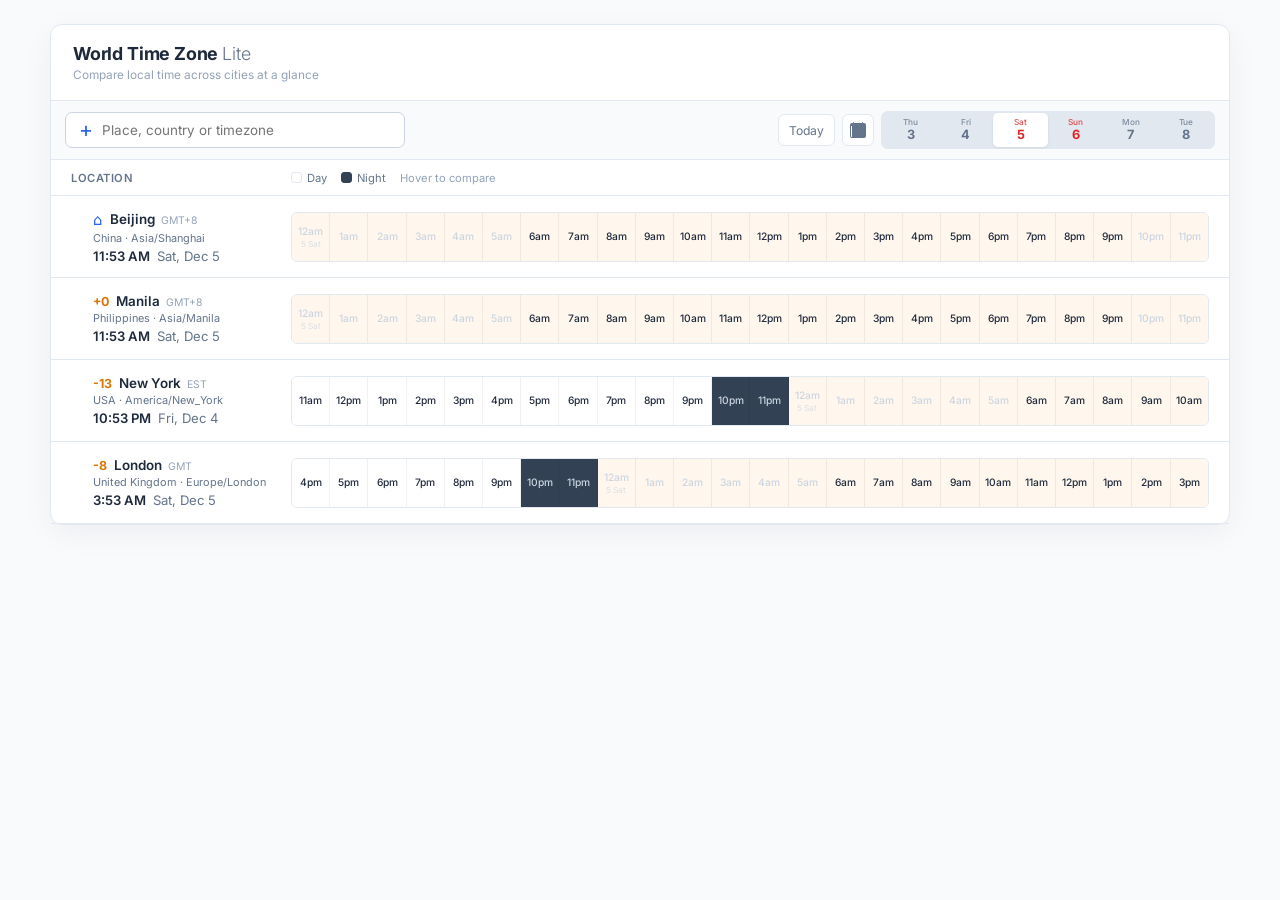
<file: index.html>
<!DOCTYPE html>
<html lang="en">
<head>
  <meta charset="UTF-8">
  <meta name="viewport" content="width=device-width, initial-scale=1.0">
  <title>World Time Zone Lite</title>
  <link rel="stylesheet" href="style.css">
  <link rel="preconnect" href="https://fonts.googleapis.com">
  <link rel="preconnect" href="https://fonts.gstatic.com" crossorigin>
  <link href="https://fonts.googleapis.com/css2?family=Inter:wght@300;400;500;600;700&display=swap" rel="stylesheet">
</head>
<body>
  <div class="app-container">
    <header class="app-header">
      <div>
        <h1>World Time Zone <span class="lite">Lite</span></h1>
        <p class="app-subtitle">Compare local time across cities at a glance</p>
      </div>
    </header>

    <div class="control-bar">
      <div class="search-container">
        <button class="search-icon" id="search-add-button" type="button" aria-label="Add location">+</button>
        <input type="text" id="location-search" placeholder="Place, country or timezone" autocomplete="off" aria-label="Search location">
        <div id="search-results" class="search-results"></div>
      </div>

      <div class="date-controls">
        <button id="today-button" class="today-btn" type="button">Today</button>
        <label for="date-picker-input" class="calendar-btn" title="Choose date" aria-label="Choose date">
          <svg xmlns="http://www.w3.org/2000/svg" width="16" height="16" fill="currentColor" viewBox="0 0 16 16" aria-hidden="true">
            <path d="M3.5 0a.5.5 0 0 1 .5.5V1h8V.5a.5.5 0 0 1 1 0V1h1a2 2 0 0 1 2 2v11a2 2 0 0 1-2 2H2a2 2 0 0 1-2-2V3a2 2 0 0 1 2-2h1V.5a.5.5 0 0 1 .5-.5zM1 4v10a1 1 0 0 0 1 1V4H1z"/>
          </svg>
        </label>
        <input type="date" id="date-picker-input" aria-label="Choose date">
        <div class="date-strip-container" id="date-strip"></div>
      </div>
    </div>

    <div class="timeline-header">
      <div class="timeline-info-title">Location</div>
      <div class="timeline-legend">
        <span><i class="legend-swatch day"></i> Day</span>
        <span><i class="legend-swatch night"></i> Night</span>
        <span class="legend-hint">Hover to compare</span>
      </div>
    </div>

    <main class="timeline-container" id="timeline-container"></main>

    <div class="empty-state" id="empty-state" hidden>
      <div class="empty-icon">+</div>
      <strong>No locations</strong>
      <span>Add a city to start comparing time zones.</span>
      <button id="empty-add-button" type="button">Add a location</button>
    </div>

    <div class="selection-tooltip" id="selection-tooltip" aria-live="polite"></div>
    <div class="selection-overlay" id="selection-overlay"></div>
  </div>

  <script src="script.js"></script>
</body>
</html>
</file>
<file: style.css>
:root {
  --bg-color: #f8fafc;
  --surface: #ffffff;
  --text-primary: #1e293b;
  --text-secondary: #64748b;
  --muted: #94a3b8;
  --border-color: #e2e8f0;
  --accent-color: #2563eb;
  --accent-soft: #eff6ff;
  --night-color: #334155;
  --night-text: #cbd5e1;
  --day-color: #ffffff;
  --weekend-color: #fff7ed;
  --highlight-bg: rgba(245, 158, 11, 0.14);
  --highlight-border: #f59e0b;
  --font-family: 'Inter', system-ui, -apple-system, BlinkMacSystemFont, "Segoe UI", sans-serif;
}

* { box-sizing: border-box; margin: 0; padding: 0; }

html { background: var(--bg-color); }

body {
  min-height: 100vh;
  font-family: var(--font-family);
  background: var(--bg-color);
  color: var(--text-primary);
  -webkit-font-smoothing: antialiased;
  padding: 24px;
}

button, input { font: inherit; }

.app-container {
  width: 100%;
  max-width: 1180px;
  margin: 0 auto;
  background: var(--surface);
  border: 1px solid var(--border-color);
  border-radius: 12px;
  overflow: visible;
  position: relative;
  box-shadow: 0 8px 30px rgba(15, 23, 42, 0.05);
}

.app-header {
  min-height: 76px;
  padding: 17px 22px;
  border-bottom: 1px solid var(--border-color);
  display: flex;
  align-items: center;
}

.app-header h1 { font-size: 1.12rem; font-weight: 700; letter-spacing: -0.01em; }
.app-header .lite { font-weight: 300; color: var(--text-secondary); }
.app-subtitle { margin-top: 4px; font-size: 0.74rem; color: var(--muted); }

.control-bar {
  background: #f8fafc;
  padding: 10px 14px;
  border-bottom: 1px solid var(--border-color);
  display: flex;
  justify-content: space-between;
  align-items: center;
  gap: 14px;
}

.search-container {
  position: relative;
  display: flex;
  align-items: center;
  background: var(--surface);
  border: 1px solid #cbd5e1;
  border-radius: 7px;
  padding: 3px 8px;
  width: min(340px, 48vw);
}

.search-container:focus-within {
  border-color: #93c5fd;
  box-shadow: 0 0 0 3px var(--accent-soft);
}

.search-icon {
  border: 0;
  background: transparent;
  color: var(--accent-color);
  width: 26px;
  height: 28px;
  font-size: 1.35rem;
  line-height: 1;
  cursor: pointer;
}

#location-search {
  border: none;
  outline: none;
  font-size: 0.84rem;
  width: 100%;
  color: var(--text-primary);
  background: transparent;
  padding: 4px 4px;
}

.search-results {
  position: absolute;
  top: calc(100% + 5px);
  left: -1px;
  right: -1px;
  background: var(--surface);
  border: 1px solid var(--border-color);
  border-radius: 8px;
  box-shadow: 0 12px 28px rgba(15, 23, 42, 0.12);
  max-height: 280px;
  overflow-y: auto;
  z-index: 100;
  display: none;
  padding: 4px;
}

.search-result-item {
  padding: 9px 10px;
  cursor: pointer;
  font-size: 0.8rem;
  border-radius: 6px;
}

.search-result-item:hover { background: #f1f5f9; }
.search-result-name { font-weight: 600; }
.search-result-meta { color: var(--text-secondary); font-size: 0.72rem; margin-top: 2px; }

.date-controls { display: flex; align-items: center; gap: 7px; min-width: 0; }
.today-btn, .calendar-btn {
  border: 1px solid var(--border-color);
  background: var(--surface);
  color: var(--text-secondary);
  height: 32px;
  border-radius: 6px;
  cursor: pointer;
}
.today-btn { padding: 0 10px; font-size: 0.76rem; }
.today-btn:hover, .calendar-btn:hover { background: #f1f5f9; color: var(--text-primary); }

.calendar-btn {
  width: 32px;
  display: flex;
  align-items: center;
  justify-content: center;
}

#date-picker-input {
  position: absolute;
  width: 1px;
  height: 1px;
  opacity: 0;
  pointer-events: none;
}

.date-strip-container {
  display: flex;
  align-items: center;
  background: #e2e8f0;
  border-radius: 7px;
  padding: 2px;
  overflow: hidden;
}

.date-item {
  padding: 5px 10px;
  cursor: pointer;
  border-radius: 5px;
  font-size: 0.76rem;
  font-weight: 500;
  color: #64748b;
  user-select: none;
  min-width: 55px;
  text-align: center;
  line-height: 1.15;
}
.date-item.selected { background: var(--surface); color: var(--text-primary); box-shadow: 0 1px 3px rgba(0,0,0,.08); }
.date-item.weekend { color: #dc2626; }
.date-item:hover:not(.selected) { background: rgba(255,255,255,.55); }

.timeline-header {
  display: flex;
  align-items: center;
  min-height: 36px;
  padding: 0 20px;
  border-bottom: 1px solid var(--border-color);
  color: var(--text-secondary);
  font-size: 0.7rem;
}
.timeline-info-title { width: 220px; flex-shrink: 0; font-weight: 600; text-transform: uppercase; letter-spacing: .05em; }
.timeline-legend { display: flex; align-items: center; gap: 14px; }
.timeline-legend span { display: inline-flex; align-items: center; gap: 5px; }
.legend-swatch { width: 11px; height: 11px; border-radius: 3px; border: 1px solid var(--border-color); display: inline-block; }
.legend-swatch.day { background: var(--day-color); }
.legend-swatch.night { background: var(--night-color); border-color: var(--night-color); }
.legend-hint { color: var(--muted); }

.location-row {
  display: flex;
  align-items: center;
  padding: 9px 20px;
  border-bottom: 1px solid var(--border-color);
  position: relative;
  min-height: 82px;
}

.location-info {
  width: 220px;
  flex-shrink: 0;
  display: flex;
  flex-direction: column;
  justify-content: center;
  padding-left: 22px;
  padding-right: 12px;
  z-index: 10;
  position: relative;
}

.delete-btn {
  position: absolute;
  left: -2px;
  top: 50%;
  transform: translateY(-50%);
  width: 22px;
  height: 22px;
  border: 0;
  background: transparent;
  cursor: pointer;
  color: #cbd5e1;
  font-size: 1.1rem;
  line-height: 1;
  border-radius: 5px;
  opacity: 0;
  transition: .15s ease;
}
.location-row:hover .delete-btn { opacity: 1; }
.delete-btn:hover { color: #dc2626; background: #fee2e2; }

.location-header-row { display: flex; align-items: center; gap: 7px; margin-bottom: 2px; min-width: 0; }
.home-icon { font-size: 0.95rem; color: var(--accent-color); }
.offset-badge { font-size: 0.78rem; font-weight: 700; color: #d97706; }
.location-name { font-size: 0.84rem; font-weight: 600; white-space: nowrap; overflow: hidden; text-overflow: ellipsis; }
.location-detail { font-size: 0.68rem; color: var(--text-secondary); }
.location-time { font-size: 0.82rem; font-weight: 600; margin-top: 3px; }
.location-time-date { color: var(--text-secondary); font-weight: 400; margin-left: 4px; }

.time-grid {
  flex-grow: 1;
  display: flex;
  height: 50px;
  min-width: 0;
  border-radius: 6px;
  overflow: hidden;
  position: relative;
  cursor: crosshair;
  border: 1px solid var(--border-color);
}

.hour-block {
  flex: 1 1 0;
  min-width: 0;
  display: flex;
  flex-direction: column;
  justify-content: center;
  align-items: center;
  font-size: 0.64rem;
  font-weight: 500;
  border-right: 1px solid rgba(0,0,0,.055);
  user-select: none;
  color: var(--text-secondary);
  transition: filter .12s ease;
}
.hour-block:last-child { border-right: 0; }
.hour-block.day { background: var(--day-color); color: var(--text-primary); }
.hour-block.night { background: var(--night-color); color: var(--night-text); }
.hour-block.weekend-day { background: var(--weekend-color); }

.hour-label { margin-bottom: 2px; white-space: nowrap; }
.day-label { font-size: 0.52rem; opacity: .7; font-weight: 400; white-space: nowrap; }


.empty-state strong { color: var(--text-primary); font-size: .9rem; }
.empty-state span { font-size: .75rem; }
.empty-icon {
  width: 40px; height: 40px; border-radius: 50%;
  display: flex; align-items: center; justify-content: center;
  background: var(--accent-soft); color: var(--accent-color);
  font-size: 1.4rem; margin-bottom: 3px;
}
.empty-state button {
  margin-top: 6px; border: 0; background: var(--accent-color); color: white;
  padding: 7px 12px; border-radius: 6px; cursor: pointer; font-size: .75rem;
}

.selection-overlay {
  position: absolute;
  top: 112px;
  bottom: 0;
  width: 0;
  background: var(--highlight-bg);
  border-left: 2px solid var(--highlight-border);
  border-right: 2px solid var(--highlight-border);
  border-radius: 4px;
  pointer-events: none;
  display: none;
  z-index: 30;
}

.selection-tooltip {
  position: fixed;
  display: none;
  z-index: 200;
  pointer-events: none;
  background: #0f172a;
  color: #fff;
  padding: 6px 8px;
  border-radius: 5px;
  font-size: .68rem;
  white-space: nowrap;
  box-shadow: 0 5px 15px rgba(15,23,42,.2);
}

@media (max-width: 800px) {
  body { padding: 10px; }
  .app-container { border-radius: 9px; }
  .control-bar { align-items: stretch; flex-direction: column; }
  .search-container { width: 100%; }
  .date-controls { overflow-x: auto; }
  .timeline-header { display: none; }
  .location-row { padding: 9px 12px; }
  .location-info { width: 155px; padding-left: 18px; }
  .hour-block { font-size: .56rem; }
  .location-time-date { display: none; }
}

@media (max-width: 560px) {
  body { padding: 0; }
  .app-container { border: 0; border-radius: 0; }
  .app-header { padding: 15px; }
  .location-row { padding: 8px 10px; min-height: 74px; }
  .location-info { width: 132px; }
  .location-name { font-size: .75rem; }
  .location-detail { font-size: .62rem; }
  .location-time { font-size: .7rem; }
  .time-grid { height: 46px; }
  .hour-block { font-size: .5rem; }
  .date-item { min-width: 48px; padding-left: 7px; padding-right: 7px; }
}
</file>
